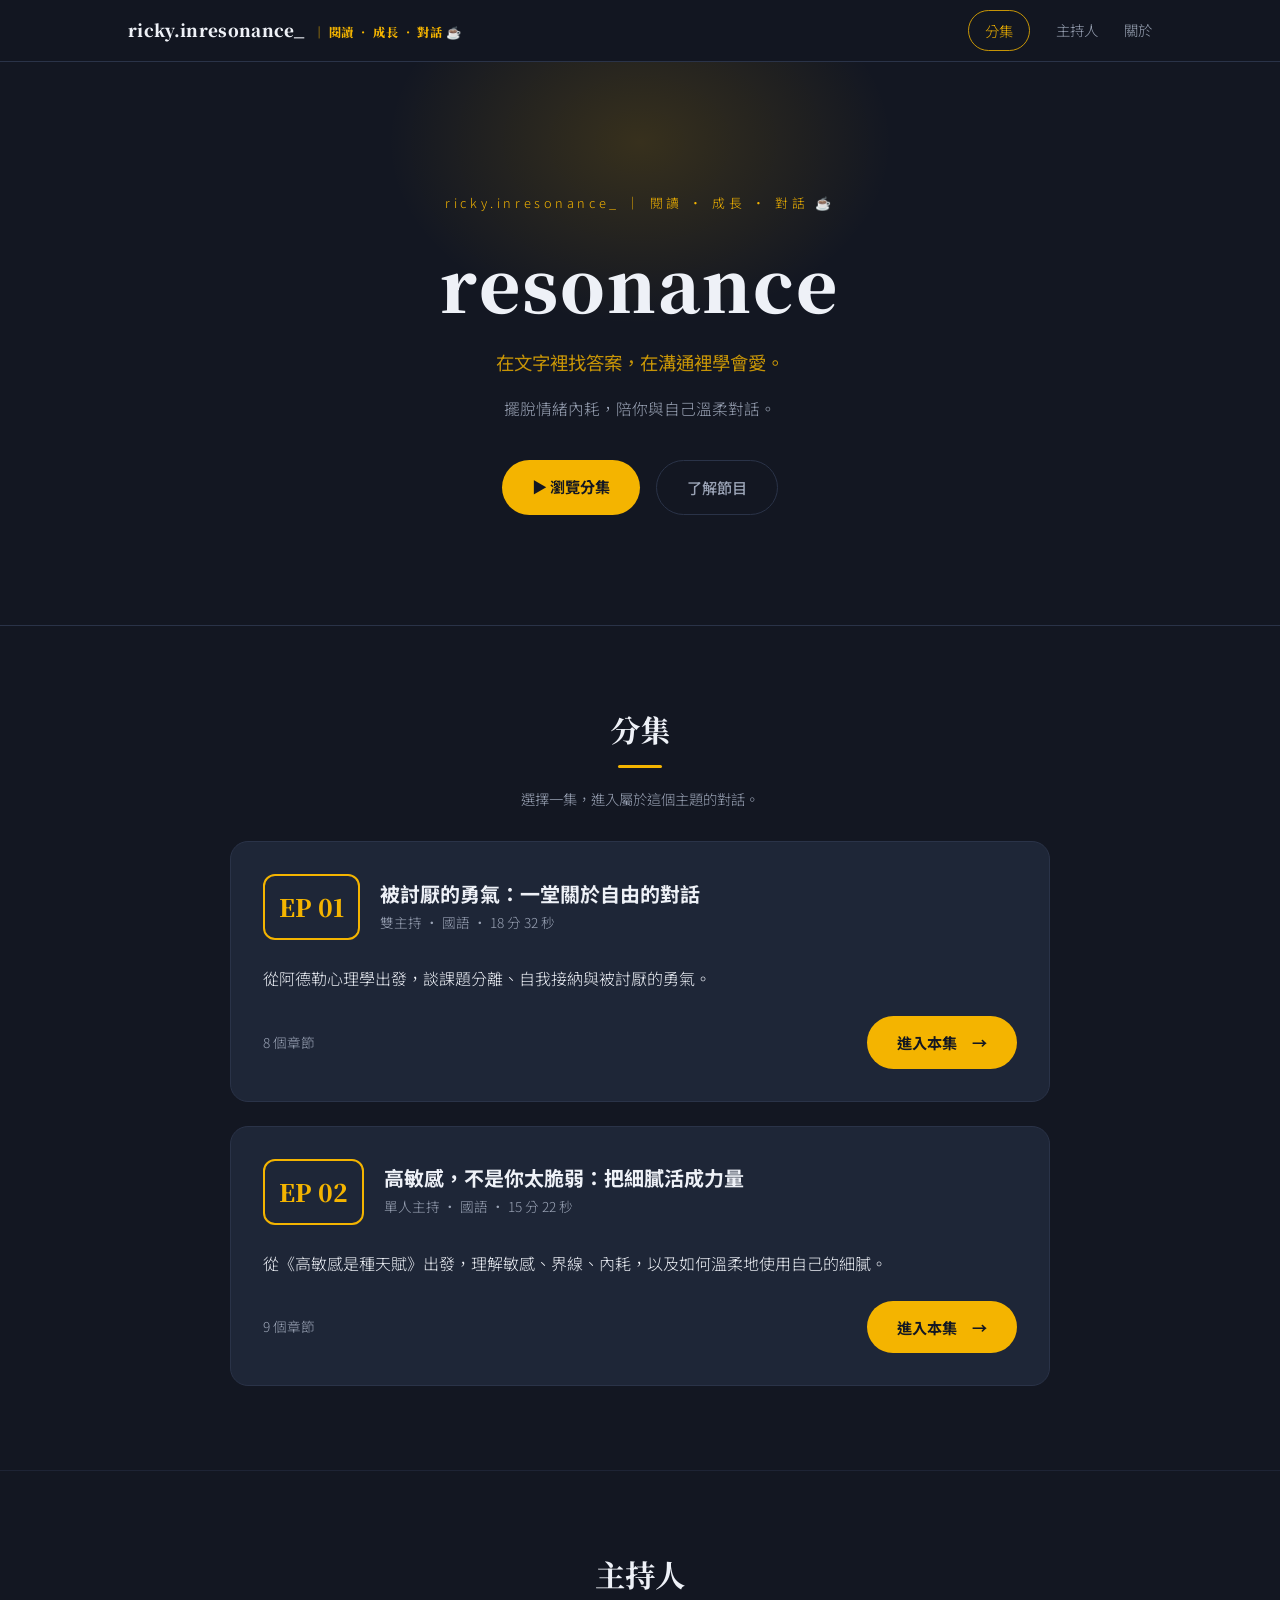
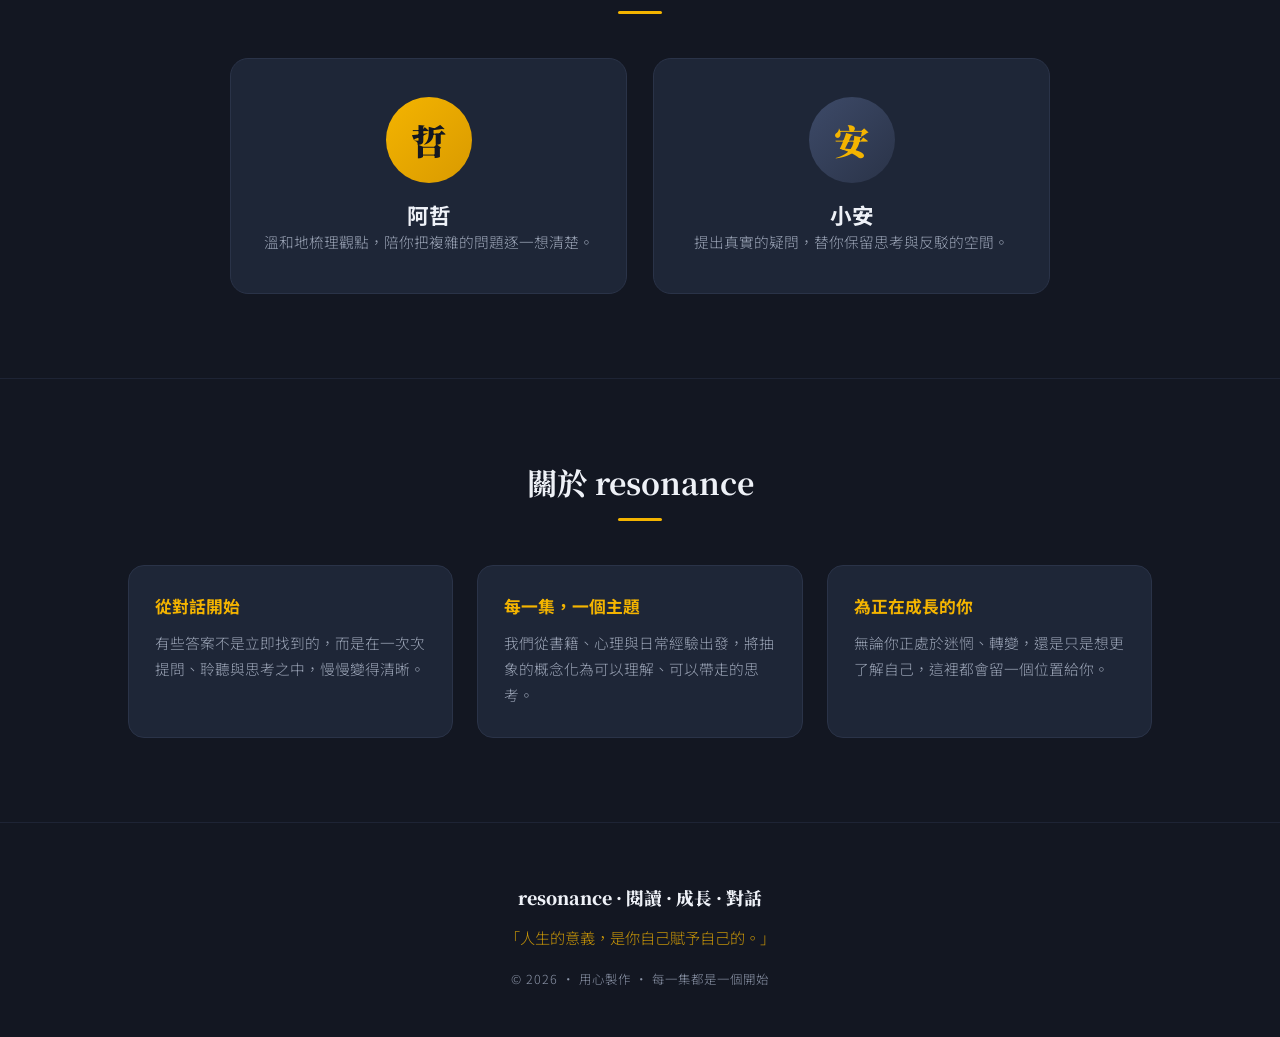
<file: index.html>
<!DOCTYPE html>
<html lang="zh-Hant">
<head>
<meta charset="UTF-8">
<meta name="viewport" content="width=device-width, initial-scale=1.0">
<title>ricky.inresonance_ ｜ 閱讀 • 成長 • 對話 ☕️</title>
<meta name="description" content="在文字裡找答案，在溝通裡學會愛。擺脫情緒內耗，陪你與自己溫柔對話。">
<link rel="preconnect" href="https://fonts.googleapis.com">
<link rel="preconnect" href="https://fonts.gstatic.com" crossorigin>
<link href="https://fonts.googleapis.com/css2?family=Noto+Sans+TC:wght@300;400;500;700;900&family=Noto+Serif+TC:wght@600;900&display=swap" rel="stylesheet">
<link rel="stylesheet" href="style.css">
</head>
<body>

<header class="nav">
  <div class="nav-inner">
    <div class="brand">ricky.inresonance_ <span>｜ 閱讀 • 成長 • 對話 ☕️</span></div>
    <nav>
      <a class="nav-episodes" href="#episodes">分集</a>
      <a href="#hosts">主持人</a>
      <a href="#about">關於</a>
    </nav>
  </div>
</header>

<section class="hero">
  <div class="hero-glow"></div>
  <div class="hero-inner">
    <p class="hero-eyebrow">ricky.inresonance_ ｜ 閱讀 • 成長 • 對話 ☕️</p>
    <h1>resonance</h1>
    <p class="hero-tag">在文字裡找答案，在溝通裡學會愛。</p>
    <p class="hero-sub">擺脫情緒內耗，陪你與自己溫柔對話。</p>
    <div class="hero-cta">
      <a class="btn btn-gold" href="#episodes">▶ 瀏覽分集</a>
      <a class="btn btn-ghost" href="#about">了解節目</a>
    </div>
  </div>
</section>

<section id="episodes" class="section">
  <div class="wrap">
    <h2 class="sec-title">分集</h2>
    <p class="sec-sub">選擇一集，進入屬於這個主題的對話。</p>
    <div class="episode-grid" id="episodeIndex"></div>
  </div>
</section>

<section id="hosts" class="section">
  <div class="wrap">
    <h2 class="sec-title">主持人</h2>
    <div class="hosts">
      <div class="host-card">
        <div class="host-avatar azhe">哲</div>
        <h3>阿哲</h3>
        <p class="host-desc">溫和地梳理觀點，陪你把複雜的問題逐一想清楚。</p>
      </div>
      <div class="host-card">
        <div class="host-avatar xiaoan">安</div>
        <h3>小安</h3>
        <p class="host-desc">提出真實的疑問，替你保留思考與反駁的空間。</p>
      </div>
    </div>
  </div>
</section>

<section id="about" class="section">
  <div class="wrap">
    <h2 class="sec-title">關於 resonance</h2>
    <div class="about-grid">
      <div class="about-card">
        <h4>從對話開始</h4>
        <p>有些答案不是立即找到的，而是在一次次提問、聆聽與思考之中，慢慢變得清晰。</p>
      </div>
      <div class="about-card">
        <h4>每一集，一個主題</h4>
        <p>我們從書籍、心理與日常經驗出發，將抽象的概念化為可以理解、可以帶走的思考。</p>
      </div>
      <div class="about-card">
        <h4>為正在成長的你</h4>
        <p>無論你正處於迷惘、轉變，還是只是想更了解自己，這裡都會留一個位置給你。</p>
      </div>
    </div>
  </div>
</section>

<footer class="footer">
  <div class="wrap">
    <p class="foot-brand">resonance · 閱讀 · 成長 · 對話</p>
    <p class="foot-note">「人生的意義，是你自己賦予自己的。」</p>
    <p class="foot-small">© 2026 · 用心製作 · 每一集都是一個開始</p>
  </div>
</footer>

<script src="episodes.js"></script>
<script src="app.js"></script>
</body>
</html>
</file>
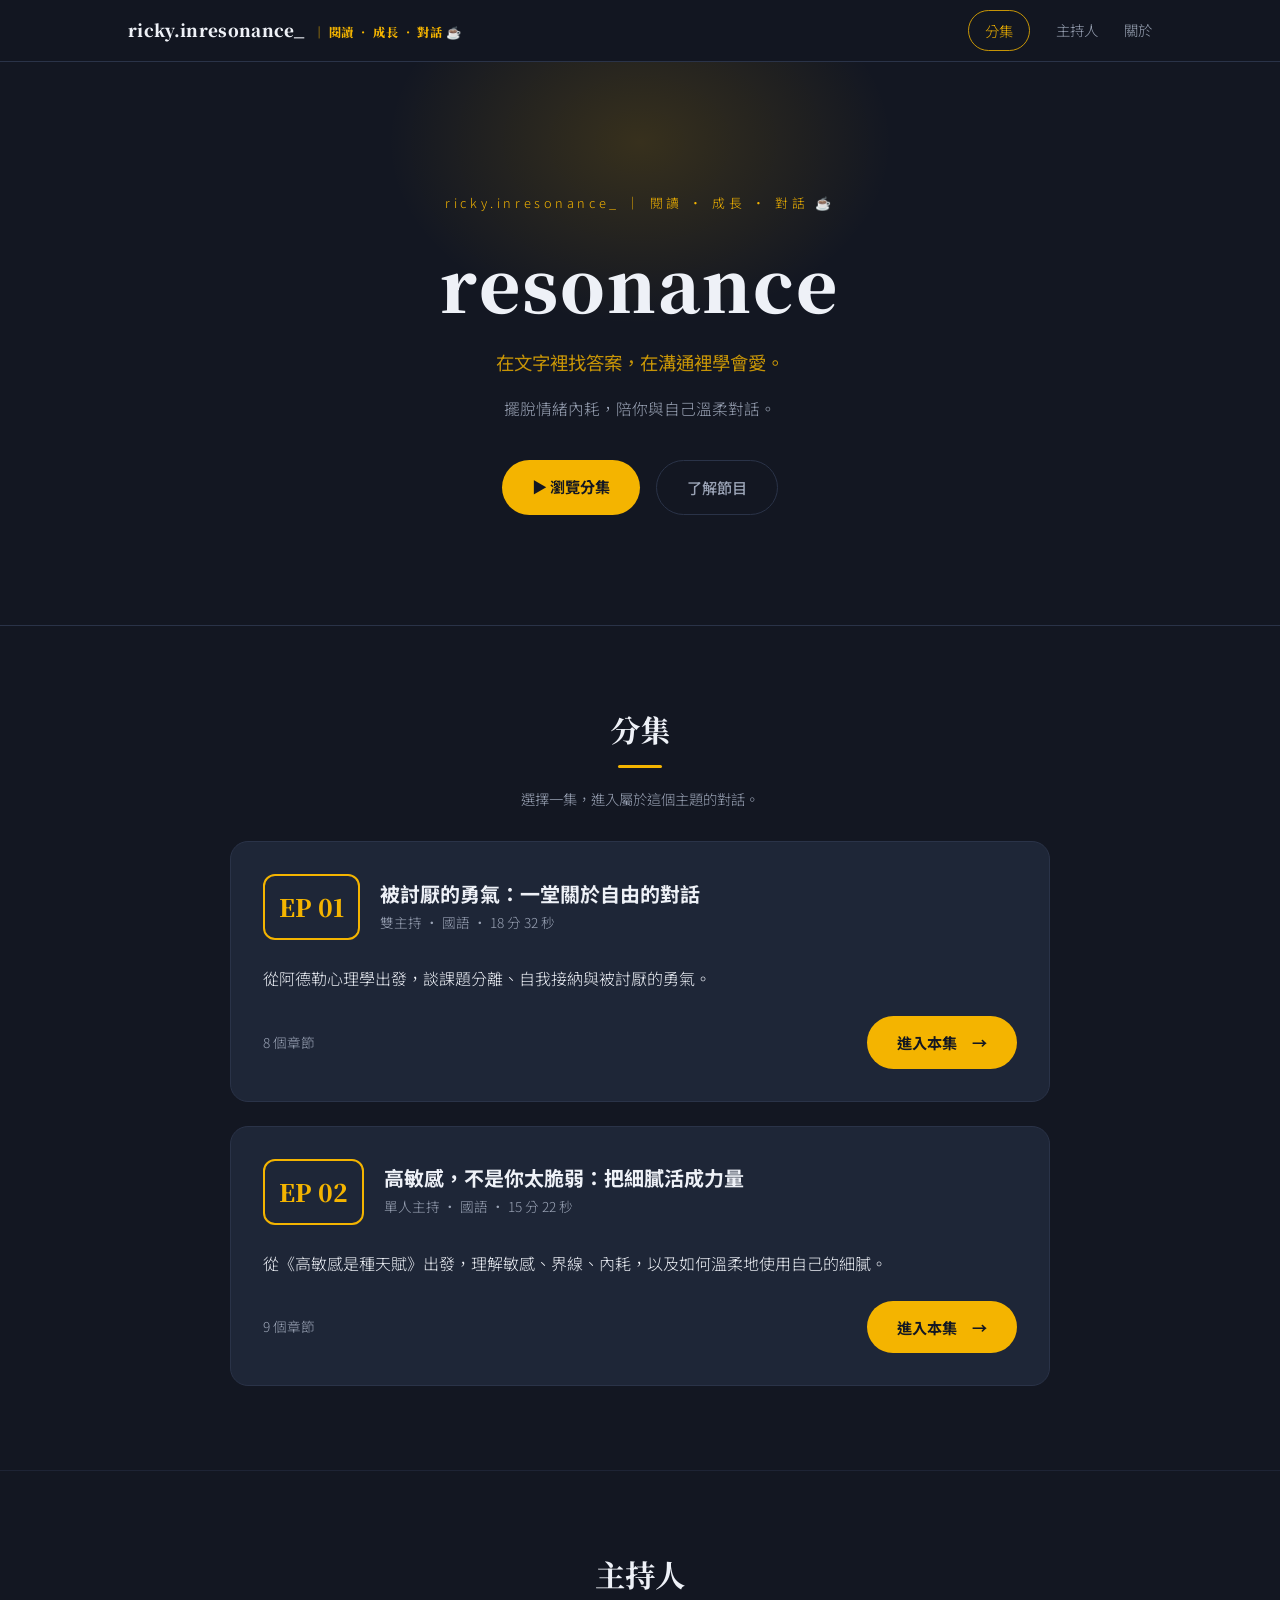
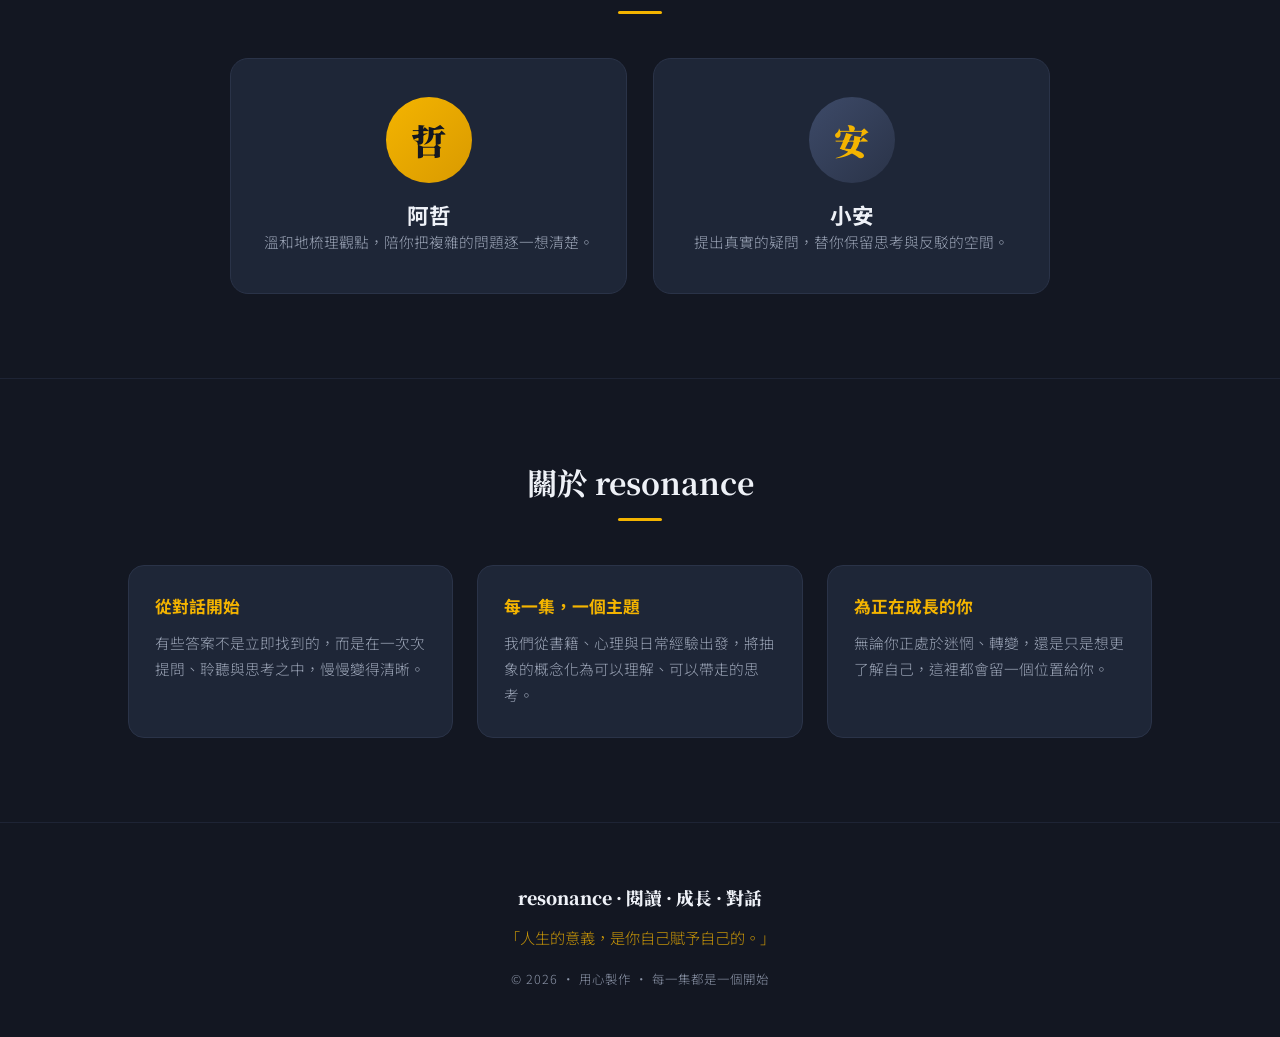
<file: episode.html>
<!DOCTYPE html>
<html lang="zh-Hant">
<head>
<meta charset="UTF-8">
<meta name="viewport" content="width=device-width, initial-scale=1.0">
<title>resonance｜Podcast</title>
<meta name="description" content="在文字裡找答案，在溝通裡學會愛。">
<link rel="preconnect" href="https://fonts.googleapis.com">
<link rel="preconnect" href="https://fonts.gstatic.com" crossorigin>
<link href="https://fonts.googleapis.com/css2?family=Noto+Sans+TC:wght@300;400;500;700;900&family=Noto+Serif+TC:wght@600;900&display=swap" rel="stylesheet">
<link rel="stylesheet" href="style.css">
</head>
<body class="episode-page">

<header class="nav">
  <div class="nav-inner">
    <a class="brand" href="index.html">ricky.inresonance_ <span>｜ 閱讀 • 成長 • 對話 ☕️</span></a>
    <nav>
      <a href="index.html#episodes">分集</a>
      <a href="index.html#hosts">主持人</a>
      <a href="index.html#about">關於</a>
    </nav>
  </div>
</header>

<main class="episode-detail-section">
  <div class="wrap">
    <a class="back-link" href="index.html#episodes">← 返回分集</a>
    <article class="episode-detail" id="episodeDetail">
      <div class="episode-detail-head">
        <div class="ep-num" id="episodeNumber"></div>
        <div>
          <p class="detail-eyebrow">resonance Podcast</p>
          <h1 id="episodeTitle"></h1>
          <p class="ep-meta" id="episodeMeta"></p>
        </div>
      </div>
      <p class="episode-detail-intro" id="episodeIntro"></p>
      <audio id="episodePlayer" controls preload="metadata"></audio>
      <div class="ep-quote">
        <p id="episodeQuote"></p>
        <span id="episodeQuoteNote"></span>
      </div>
      <section class="episode-chapter-section">
        <h2 class="sec-title">本集章節</h2>
        <p class="sec-sub">點擊任何一章，播放器會直接跳到該段落。</p>
        <ol class="chapter-list" id="chapterList"></ol>
      </section>
    </article>
  </div>
</main>

<footer class="footer">
  <div class="wrap">
    <p class="foot-brand">resonance · 閱讀 · 成長 · 對話</p>
    <p class="foot-note">在文字裡找答案，在溝通裡學會愛。</p>
    <p class="foot-small">© 2026 · 用心製作 · 每一集都是一個開始</p>
  </div>
</footer>

<script src="episodes.js"></script>
<script src="episode.js"></script>
</body>
</html>
</file>
<file: style.css>
:root{
  --bg:#131722;
  --bg2:#1a2030;
  --card:#1e2637;
  --line:#2a3348;
  --gold:#f4b400;
  --gold-soft:#f4b400cc;
  --text:#eef1f7;
  --muted:#9aa3b5;
  --muted2:#8a93a6;
}
*{margin:0;padding:0;box-sizing:border-box}
html{scroll-behavior:smooth}
body{
  background:var(--bg);
  color:var(--text);
  font-family:'Noto Sans TC',-apple-system,'PingFang TC',sans-serif;
  font-weight:300;
  line-height:1.75;
  -webkit-font-smoothing:antialiased;
}
h1,h2,h3,h4{font-weight:700;line-height:1.3}
a{color:inherit;text-decoration:none}
.wrap{max-width:1080px;margin:0 auto;padding:0 28px}

/* nav */
.nav{position:sticky;top:0;z-index:50;background:rgba(19,23,34,.88);backdrop-filter:blur(10px);border-bottom:1px solid var(--line)}
.nav-inner{max-width:1080px;margin:0 auto;padding:16px 28px;display:flex;justify-content:space-between;align-items:center}
.brand{font-family:'Noto Serif TC',serif;font-weight:900;font-size:1.05rem;letter-spacing:.02em;white-space:nowrap}
.brand span{color:var(--gold);font-size:.76rem;margin-left:.35em;letter-spacing:.04em}
.nav nav{display:flex;gap:26px;font-size:.9rem;color:var(--muted)}
.nav nav a:hover{color:var(--gold)}
.nav nav .nav-episodes{color:var(--gold);border:1px solid var(--gold-soft);border-radius:999px;padding:7px 16px;margin:-7px 0}

/* hero */
.hero{position:relative;overflow:hidden;padding:130px 28px 110px;text-align:center;border-bottom:1px solid var(--line)}
.hero-glow{position:absolute;top:-180px;left:50%;transform:translateX(-50%);width:720px;height:520px;background:radial-gradient(closest-side,rgba(244,180,0,.16),transparent 70%);pointer-events:none}
.hero-inner{position:relative;max-width:820px;margin:0 auto}
.hero-eyebrow{color:var(--gold);letter-spacing:.28em;font-size:.8rem;margin-bottom:22px}
.hero h1{font-family:'Noto Serif TC',serif;font-weight:900;font-size:clamp(2.6rem,7vw,4.4rem);letter-spacing:.03em}
.hero-tag{margin-top:18px;font-size:1.15rem;color:var(--gold-soft);font-weight:400}
.hero-sub{margin-top:16px;color:var(--muted);font-size:.98rem;max-width:620px;margin-left:auto;margin-right:auto}
.hero-cta{margin-top:38px;display:flex;gap:16px;justify-content:center;flex-wrap:wrap}
.btn{display:inline-block;padding:13px 30px;border-radius:999px;font-size:.95rem;font-weight:500;transition:all .25s ease}
.btn-gold{background:var(--gold);color:#131722;font-weight:700}
.btn-gold:hover{transform:translateY(-2px);box-shadow:0 10px 28px rgba(244,180,0,.28)}
.btn-ghost{border:1px solid var(--line);color:var(--muted)}
.btn-ghost:hover{border-color:var(--gold);color:var(--gold)}

/* sections */
.section{padding:84px 0;border-bottom:1px solid rgba(42,51,72,.5)}
.sec-title{font-family:'Noto Serif TC',serif;font-size:1.9rem;text-align:center;position:relative;margin-bottom:44px}
.sec-title::after{content:'';display:block;width:44px;height:3px;background:var(--gold);margin:16px auto 0;border-radius:2px}
.sec-sub{text-align:center;color:var(--muted);font-size:.9rem;margin:-26px 0 30px}

/* episode */
.episode-grid{display:grid;gap:24px;max-width:820px;margin:0 auto}
.episode-index-card{background:var(--card);border:1px solid var(--line);border-radius:18px;padding:32px;transition:border-color .25s,transform .25s}
.episode-index-card:hover{border-color:var(--gold-soft);transform:translateY(-2px)}
.episode-index-footer{display:flex;align-items:center;justify-content:space-between;gap:18px;margin-top:24px}
.episode-index-footer span{color:var(--muted);font-size:.85rem}
.episode-detail-section{padding:58px 0 84px;min-height:calc(100vh - 220px)}
.back-link{display:block;max-width:820px;margin:0 auto 24px;color:var(--muted);font-size:.9rem;font-weight:500;padding:8px 0;transition:color .2s}
.back-link:hover{color:var(--gold)}
.episode-detail{background:var(--card);border:1px solid var(--line);border-radius:18px;padding:42px;max-width:820px;margin:0 auto}
.episode-detail-head{display:flex;align-items:flex-start;gap:22px}
.detail-eyebrow{color:var(--gold);font-size:.8rem;letter-spacing:.12em;margin-bottom:8px;text-transform:uppercase}
.episode-detail h1{font-family:'Noto Serif TC',serif;font-size:1.8rem;line-height:1.45}
.episode-detail-intro{color:var(--muted);font-size:1rem;margin:28px 0 22px}
.episode-detail audio{margin:10px 0 18px}
.episode-chapter-section{border-top:1px solid var(--line);margin-top:42px;padding-top:36px}
.episode-chapter-section .sec-title{margin-bottom:36px}
.ep-head{display:flex;align-items:center;gap:20px;margin-bottom:24px}
.ep-num{font-family:'Noto Serif TC',serif;font-weight:900;font-size:1.5rem;color:var(--gold);border:2px solid var(--gold);border-radius:12px;padding:10px 14px;white-space:nowrap}
.ep-head h3{font-size:1.25rem;line-height:1.35}
.ep-meta{color:var(--muted);font-size:.85rem;margin-top:4px}
audio{width:100%;filter:invert(0.92) hue-rotate(180deg) saturate(0.7);border-radius:8px}
.ep-quote{margin-top:26px;border-left:3px solid var(--gold);padding:14px 20px;background:rgba(244,180,0,.05);border-radius:0 10px 10px 0}
.ep-quote p{font-size:.95rem;color:var(--text)}
.ep-quote span{display:block;margin-top:8px;color:var(--muted);font-size:.8rem}

/* hosts */
.hosts{display:grid;grid-template-columns:1fr 1fr;gap:26px;max-width:820px;margin:0 auto}
.host-card{background:var(--card);border:1px solid var(--line);border-radius:18px;padding:38px 30px;text-align:center;transition:border-color .25s}
.host-card:hover{border-color:var(--gold-soft)}
.host-avatar{width:86px;height:86px;margin:0 auto 18px;border-radius:50%;display:flex;align-items:center;justify-content:center;font-family:'Noto Serif TC',serif;font-size:2.2rem;font-weight:900}
.azhe{background:linear-gradient(135deg,#f4b400,#d99a00);color:#131722}
.xiaoan{background:linear-gradient(135deg,#3d4a68,#2a3348);color:var(--gold)}
.host-card h3{font-size:1.35rem}
.host-desc{color:var(--muted);font-size:.92rem}

/* chapters */
.chapter-list{list-style:none;max-width:760px;margin:0 auto;counter-reset:ch}
.chapter-list li{counter-increment:ch;display:flex;align-items:flex-start;gap:16px;padding:17px 18px;border-bottom:1px solid rgba(42,51,72,.6);cursor:pointer;transition:background .2s;border-radius:8px}
.chapter-list li:hover{background:rgba(244,180,0,.05)}
.chapter-list li::before{content:counter(ch,decimal-leading-zero);color:var(--gold-soft);font-family:'Noto Serif TC',serif;font-weight:900;font-size:1rem;min-width:34px}
.ch-name{flex:1;color:var(--text);line-height:1.45}
.ch-time{align-self:flex-start;color:var(--muted);font-size:.85rem;font-variant-numeric:tabular-nums;white-space:nowrap;padding-top:2px}

/* about */
.about-grid{display:grid;grid-template-columns:repeat(3,1fr);gap:24px}
.about-card{background:var(--card);border:1px solid var(--line);border-radius:16px;padding:30px 26px}
.about-card h4{color:var(--gold);margin-bottom:12px;font-size:1.05rem}
.about-card p{color:var(--muted);font-size:.92rem}

/* footer */
.footer{padding:60px 0 46px;text-align:center}
.foot-brand{font-family:'Noto Serif TC',serif;font-weight:900;font-size:1.1rem}
.foot-note{color:var(--gold-soft);margin-top:10px;font-size:.95rem}
.foot-small{color:var(--muted2);margin-top:18px;font-size:.78rem;letter-spacing:.08em}

@media(max-width:760px){
  .hosts,.about-grid{grid-template-columns:1fr}
  .nav nav{display:none}
  .hero{padding:90px 22px 70px}
  .ep-head{flex-direction:column;align-items:flex-start}
  .episode-index-footer{align-items:flex-start;flex-direction:column}
  .episode-detail{padding:28px 20px}
  .episode-detail-head{gap:14px}
  .episode-detail h1{font-size:1.45rem}
  .chapter-list li{gap:10px;padding:14px 10px}
  .chapter-list li::before{min-width:28px}
  .ch-time{font-size:.8rem}
}
</file>
